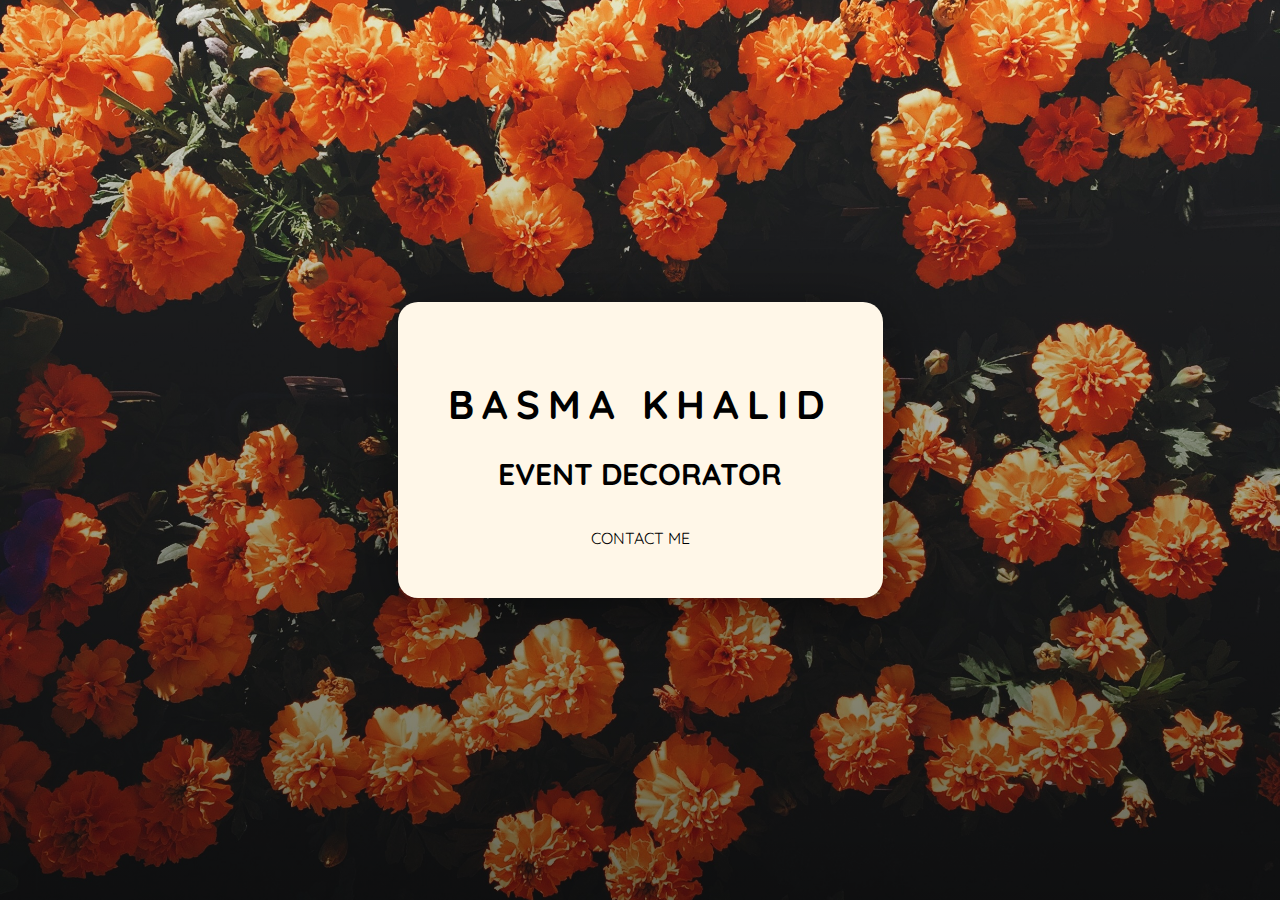
<file: index.html>
<!DOCTYPE html>
<html>
	<head>
	  	<meta charset="utf-8">
  		<meta http-equiv="X-UA-Compatible" content="IE=edge,chrome=1">
  		<meta name="viewport" content="width=device-width, initial-scale=1.0">
  		<meta name="HandheldFriendly" content="True">
  		<meta name="MobileOptimized" content="320">

		<title>Basma Khalid - Event Decor</title>

		<link rel="stylesheet" href="css/master.css">

	</head>

	<body>
		<header>
			<div class="main-content">
				<div class="logo">
					<h1>Basma Khalid</h1>
					<h2>Event Decorator</h2>
				</div>
				<div class="contact-info">
					<a href="mailto:basmakhalid.decor@gmail.com">Contact me</a>
				</div>
			</div>
		</header>

		<footer>

		</footer>
	</body>
</html>
</file>
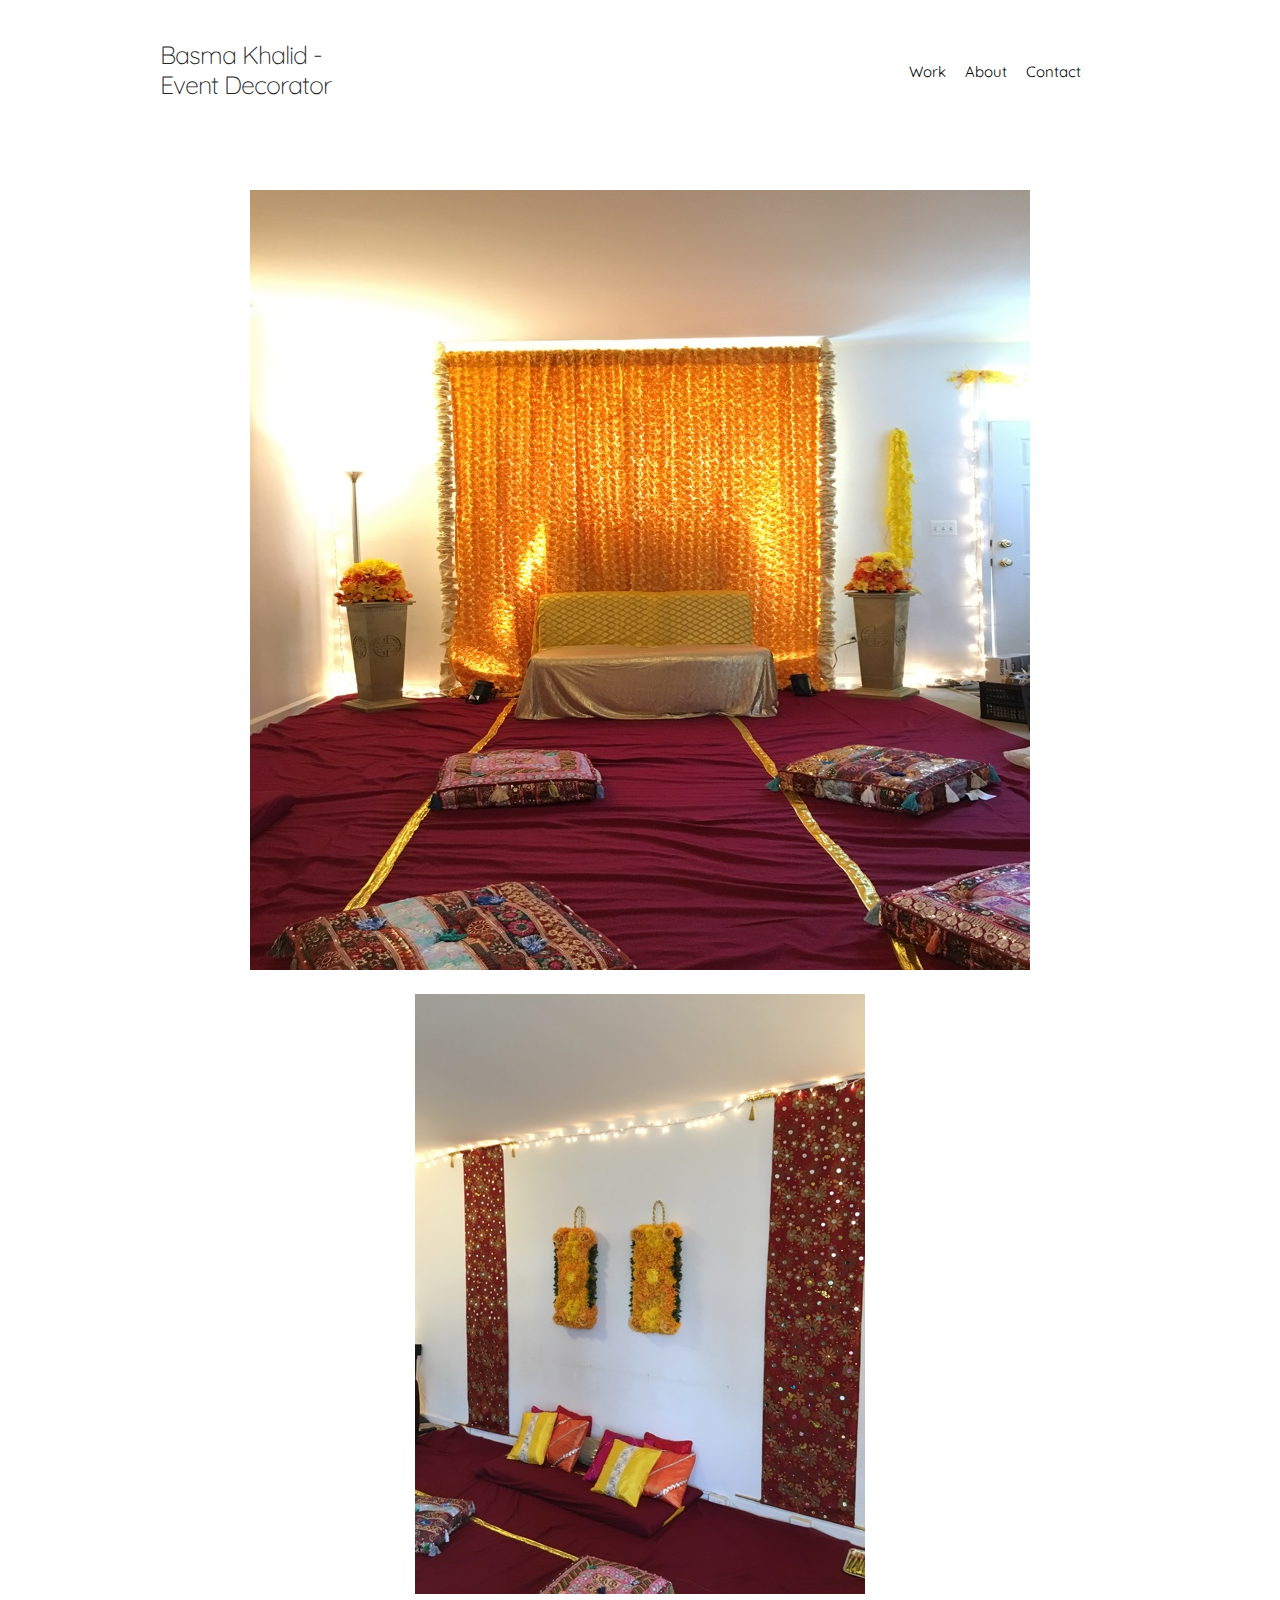
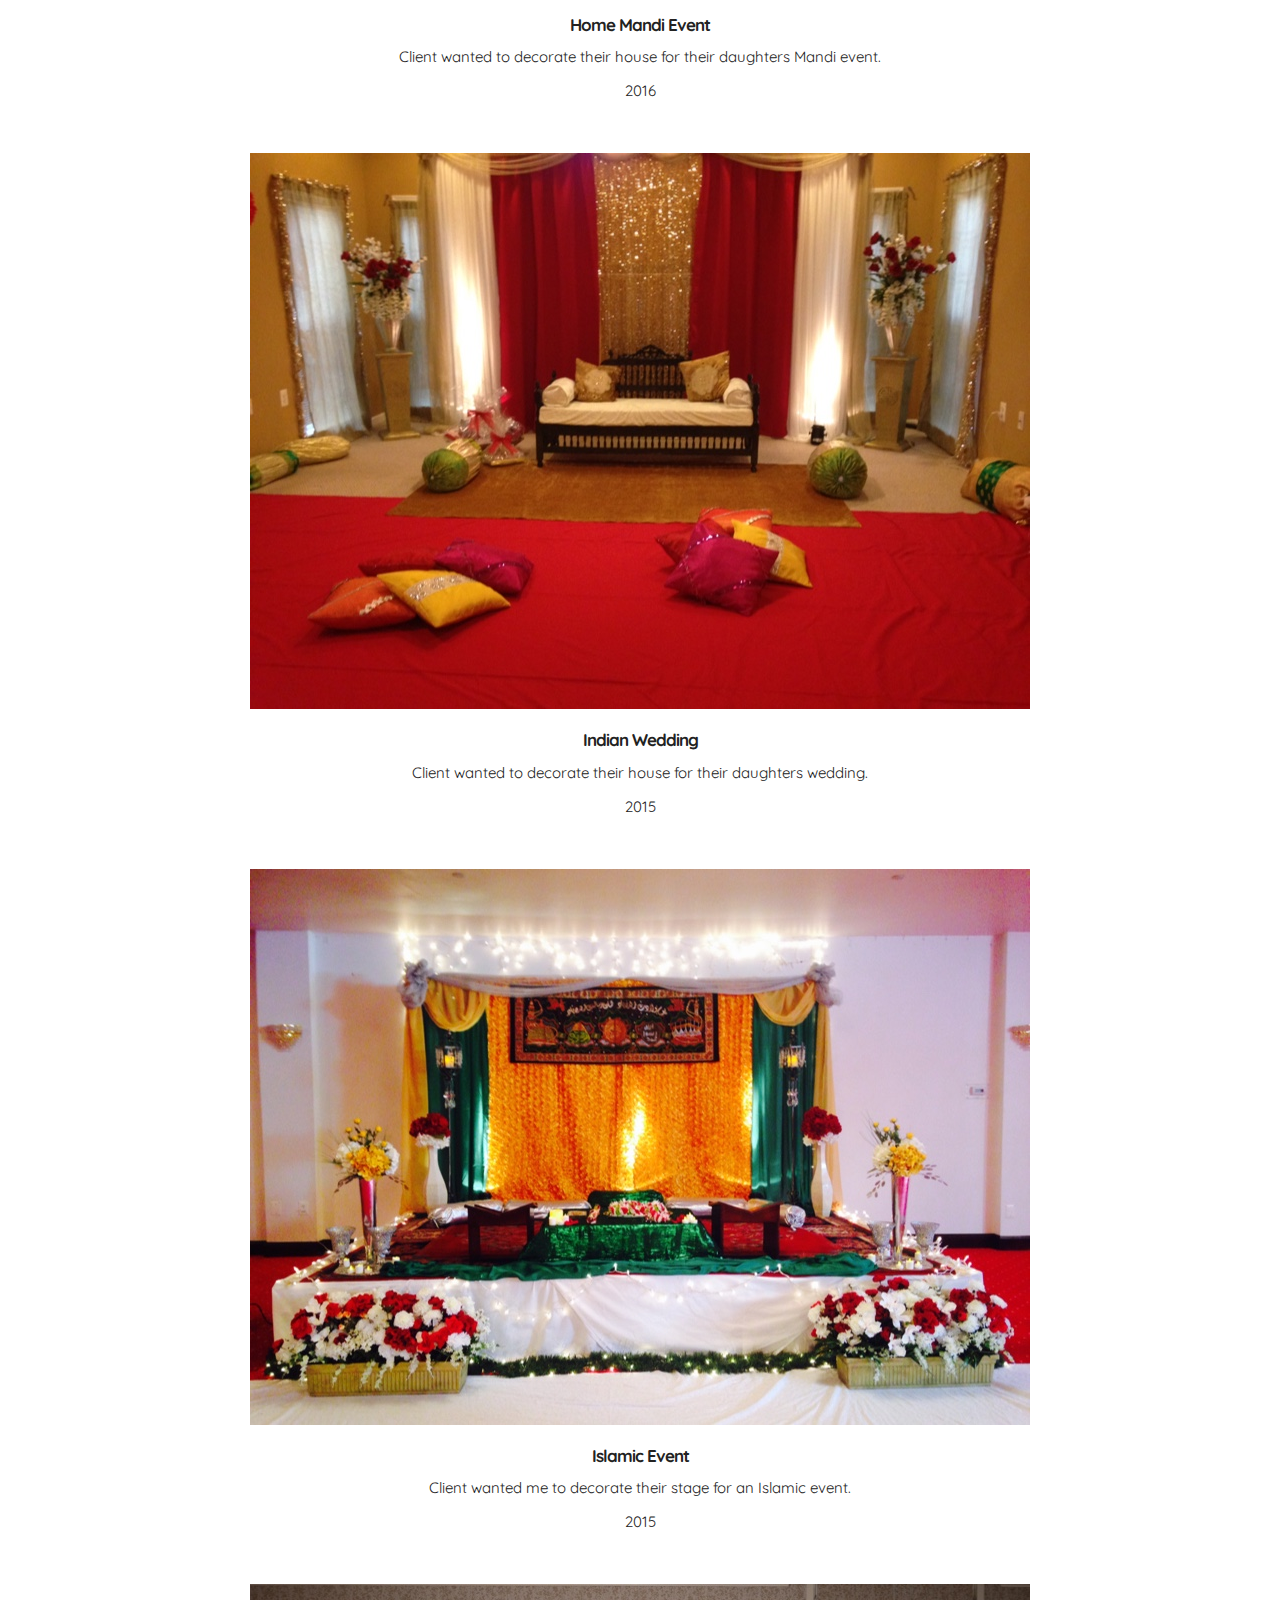
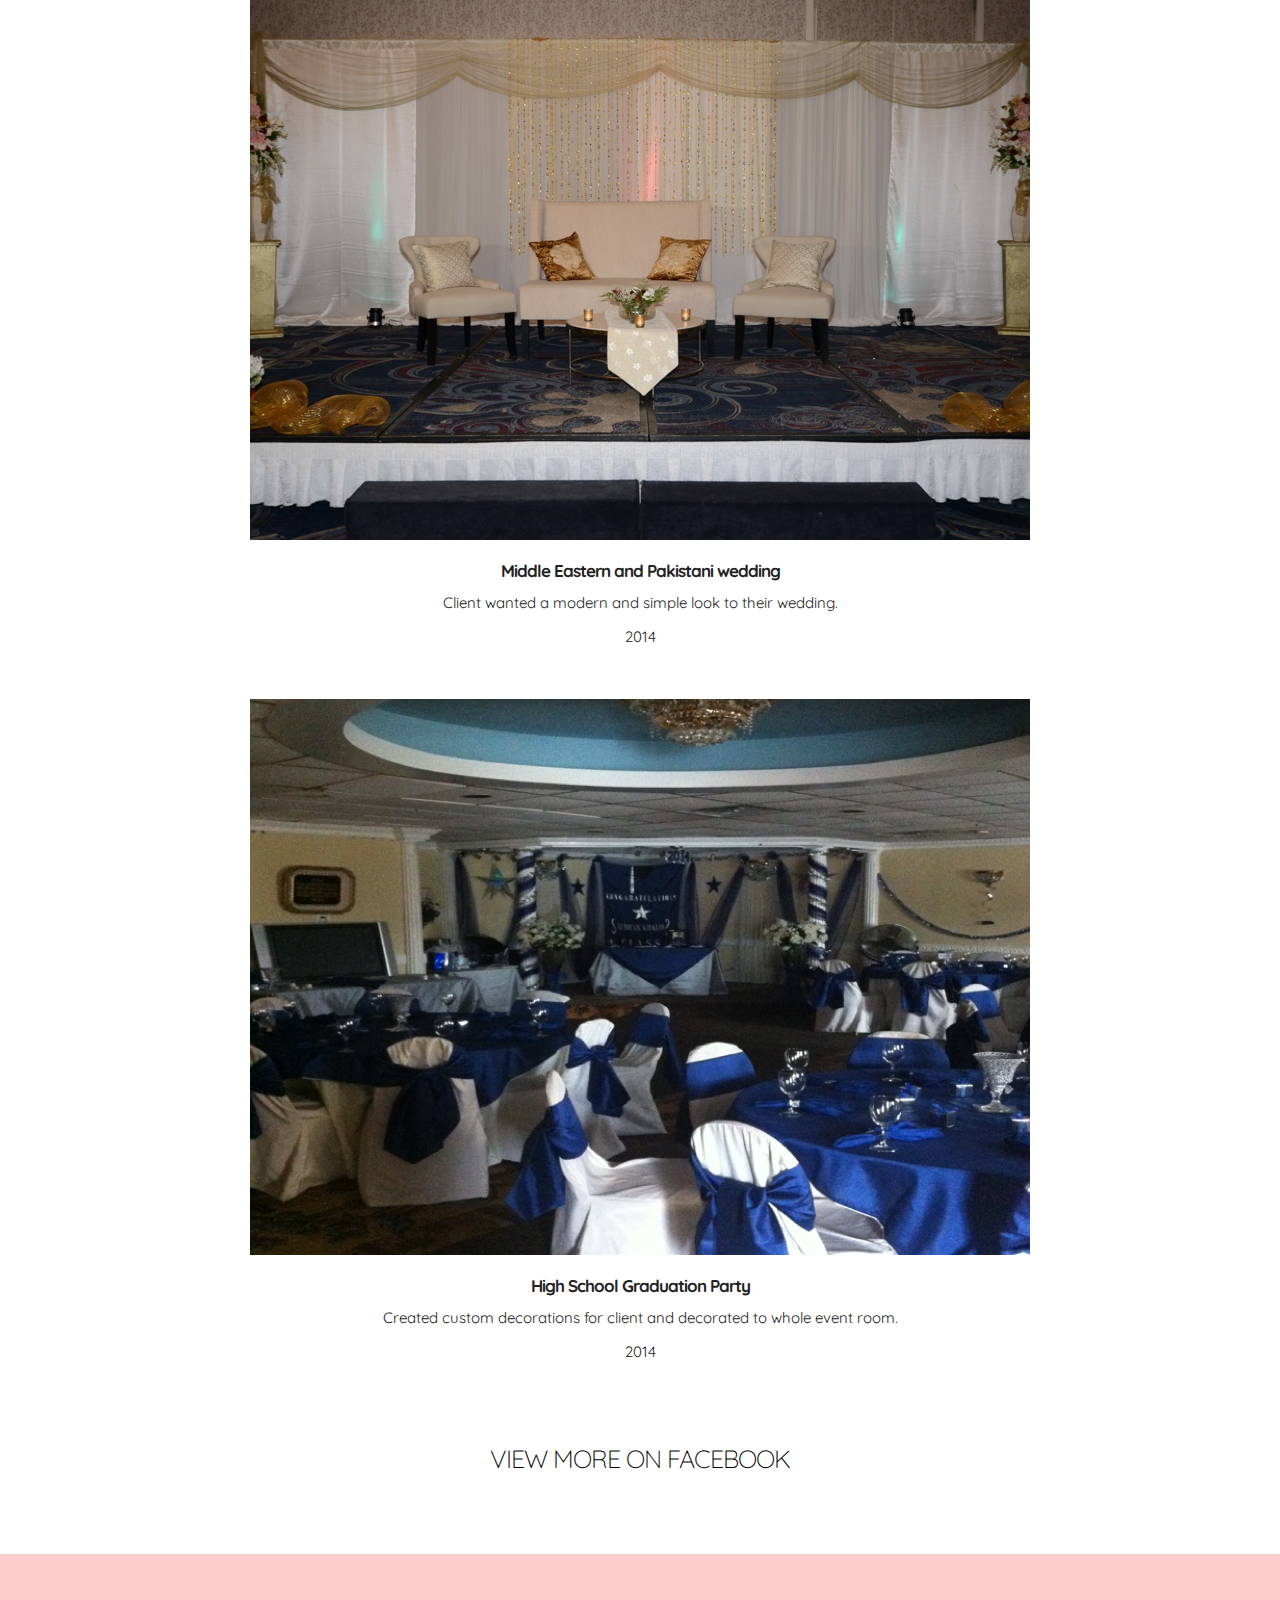
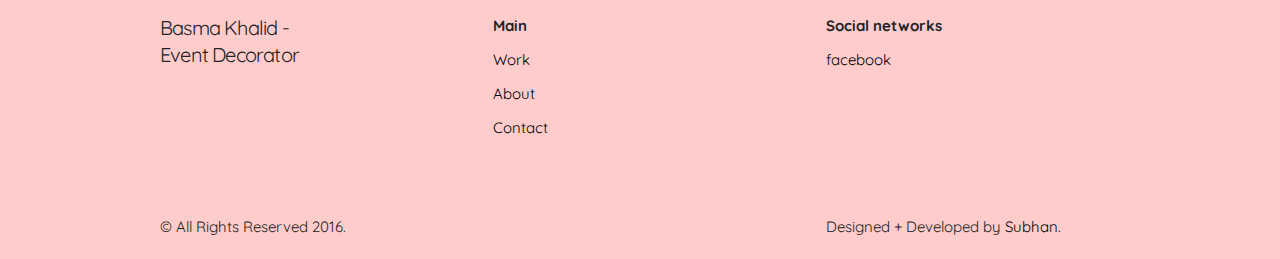
<file: Version1/index.html>
<!DOCTYPE html>
<html>
	<head>
	  	<meta charset="utf-8">
  		<meta http-equiv="X-UA-Compatible" content="IE=edge,chrome=1">
  		<meta name="viewport" content="width=device-width, initial-scale=1.0">
  		<meta name="HandheldFriendly" content="True">
  		<meta name="MobileOptimized" content="320">

		<title>Basma Khalid - Event Decor</title>

		<link rel="stylesheet" href="css/master.css">

	</head>

	<body>
		<header class="container top-header">
			<div class="row">
				<div class="logo nine columns">
					<h1>Basma Khalid - <br/> Event Decorator</h1>
				</div>
				<nav class="three columns">
					<ul>
						<li><a href="index.html">Work</a></li>
						<li><a href="about.html">About</a></li>
						<li><a href="contact.html">Contact</a></li>
					</ul>
				</nav>
			</div>
		</header>

		<div class="container work">

			<div class="work-section ">
				<img src="img/inHomeMandiEvent-1.jpg" alt="Mandi event, House decoration">
				<br/>
				<img src="img/inHomeMandiEvnet-2.jpg" alt="Mandi event, House decoration">
				<h2>Home Mandi Event</h2>
				<p>Client wanted to decorate their house for their daughters Mandi event.</p>
				<p>2016</p>
			</div>

				<div class="work-section ">
					<img src="img/indianWedding.jpg" alt="Indian wedding, House decoration">
					<h2>Indian Wedding</h2>
					<p>Client wanted to decorate their house for their daughters wedding.</p>
					<p>2015</p>
				</div>
				<div class="work-section ">
					<img src="img/islamicEvent.jpg" alt="Islamic Event, Stage setup">
					<h2>Islamic Event</h2>
					<p>Client wanted me to decorate their stage for an Islamic event.</p>
					<p>2015</p>
				</div>
				<div class="work-section ">
					<img src="img/pakistaniWedding.jpg" alt="Middle Eastern and Pakistani wedding, Stage setup">
					<h2>Middle Eastern and Pakistani wedding</h2>
					<p>Client wanted a modern and simple look to their wedding.</p>
					<p>2014</p>
				</div>
				<div class="work-section ">
					<img src="img/highSchoolGraduation.jpg" alt="High School Graduation Party">
					<h2>High School Graduation Party</h2>
					<p>Created custom decorations for client and decorated to whole event room.</p>
					<p>2014</p>
				</div>

				<div class="view-more">
					<h1><a href="https://www.facebook.com/Basma-Khalid-Event-Decorating-1404551666506748/">View more on facebook</a></h1>
				</div>
		</div>

		<footer>
			<div class="container topF">
				<div class="row">
					<div class="logo-footer four columns">
						<h4>Basma Khalid - <br/> Event Decorator</h4>
					</div>
					<div class="main-links four columns">
						<ul>
							<li>Main</li>
							<li><a href="index.html">Work</a></li>
							<li><a href="about.html">About</a></li>
							<li><a href="contact.html">Contact</a></li>
						</ul>
					</div>
					<div class="social four columns">
						<ul>
							<li>Social networks</li>
							<li><a href="https://www.facebook.com/Basma-Khalid-Event-Decorating-1404551666506748/">facebook</a></li>
						</ul>
					</div>
				</div>
			</div>
			<div class="container bottomF">
				<div class="row">
					<div class="copy eight columns">
						<p>&copy; All Rights Reserved 2016.</p>
					</div>
					<div class="developer-designer four columns">
						<p>Designed + Developed by <a href="http://subhannkhalid.com/">Subhan.</a></p>
					</div>
				</div>
			</div>
		</footer>
	</body>
</html>
</file>
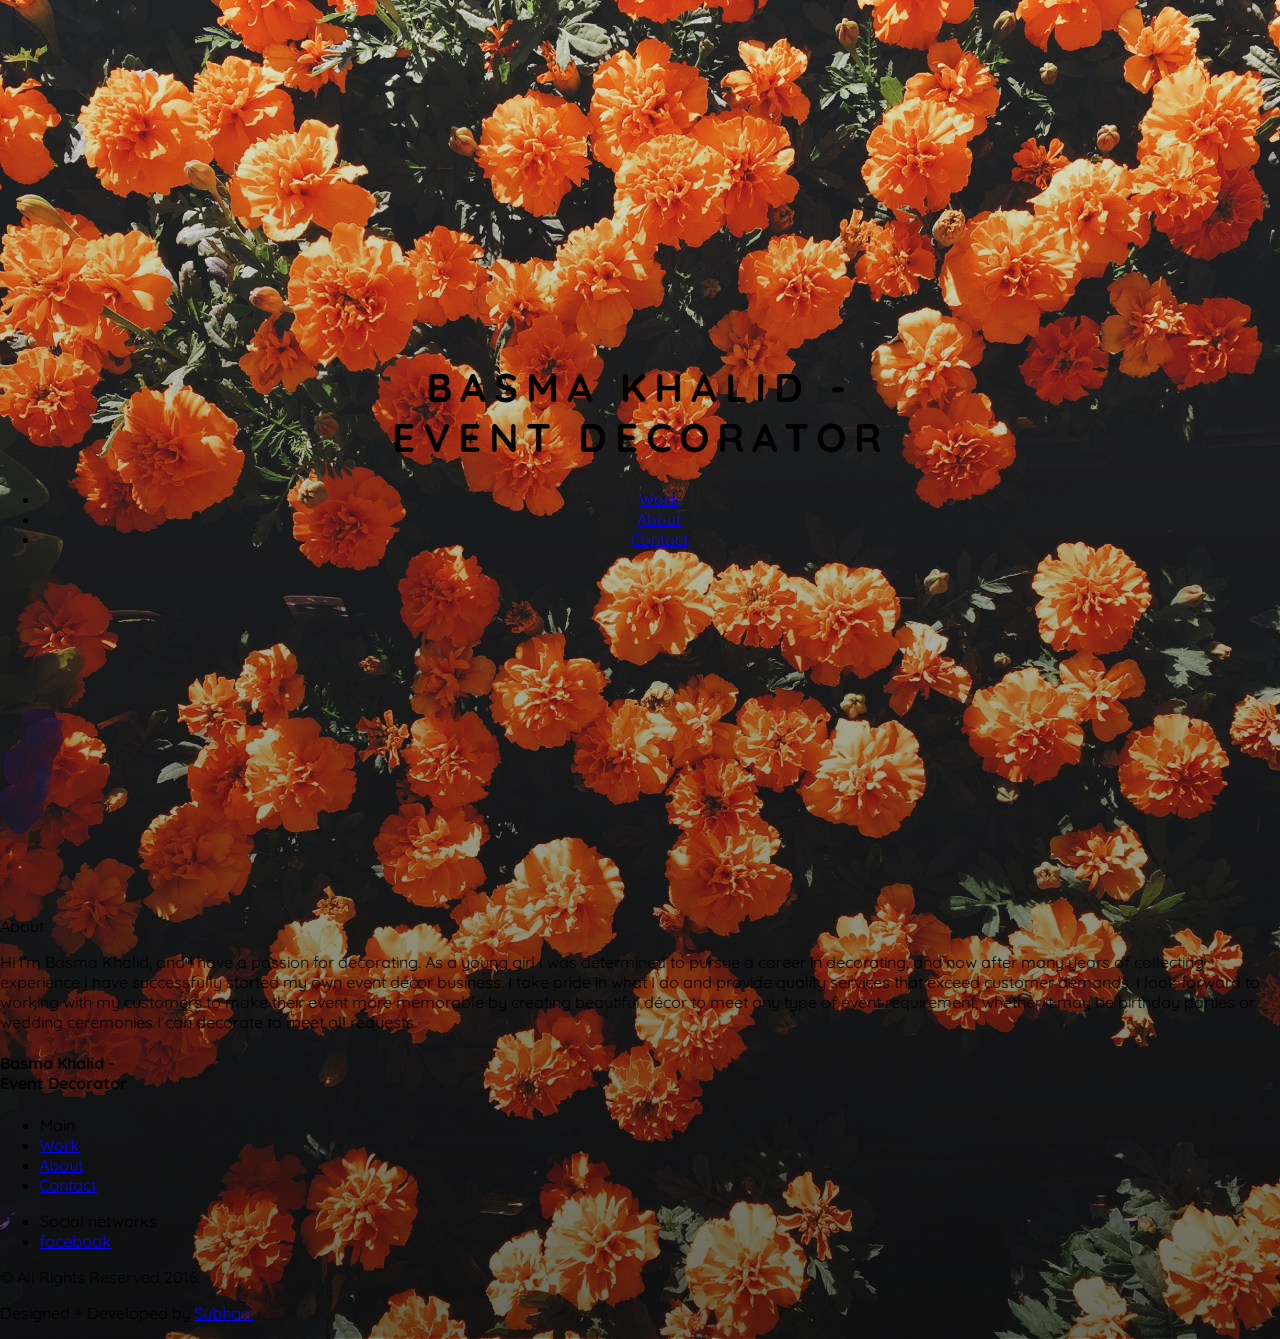
<file: about.html>
<!DOCTYPE html>
<html>
	<head>
	  	<meta charset="utf-8">
  		<meta http-equiv="X-UA-Compatible" content="IE=edge,chrome=1">
  		<meta name="viewport" content="width=device-width, initial-scale=1.0">
  		<meta name="HandheldFriendly" content="True">
  		<meta name="MobileOptimized" content="320">

		<title>Basma Khalid - Event Decor</title>

		<link rel="stylesheet" href="css/master.css">

	</head>

	<body>
		<header class="container top-header">
			<div class="row">
				<div class="logo nine columns">
					<h1>Basma Khalid - <br/> Event Decorator</h1>
				</div>
				<nav class="three columns">
					<ul>
						<li><a href="index.html">Work</a></li>
						<li><a href="about.html">About</a></li>
						<li><a href="contact.html">Contact</a></li>
					</ul>
				</nav>
			</div>
		</header>


		<div class="container about-section">
			<div class="row">
				<div class="about-title six columns">
					<p>About</p>
				</div>
				<div class="about-text six columns">
					<p>Hi I’m Basma Khalid, and I have a passion for decorating. As a young girl I was determined to pursue a career in decorating, and now after many years of collecting experience I have successfully started my own event décor business. I take pride in what I do and provide quality services that exceed customer demands. I look forward to working with my customers to make their event more memorable by creating beautiful décor to meet any type of event requirement, whether it may be birthday parties or wedding ceremonies I can decorate to meet all requests.</p>
				</div>
			</div>
		</div>

		
		<footer>
			<div class="container topF">
				<div class="row">
					<div class="logo-footer four columns">
						<h4>Basma Khalid - <br/> Event Decorator</h4>
					</div>
					<div class="main-links four columns">
						<ul>
							<li>Main</li>
							<li><a href="index.html">Work</a></li>
							<li><a href="about.html">About</a></li>
							<li><a href="contact.html">Contact</a></li>
						</ul>
					</div>	
					<div class="social four columns">
						<ul>
							<li>Social networks</li>
							<li><a href="https://www.facebook.com/Basma-Khalid-Event-Decorating-1404551666506748/">facebook</a></li>
						</ul>
					</div>
				</div>
			</div>
			<div class="container bottomF">
				<div class="row">
					<div class="copy eight columns">
						<p>&copy; All Rights Reserved 2016.</p>
					</div>
					<div class="developer-designer four columns">
						<p>Designed + Developed by <a href="http://subhannkhalid.com/">Subhan.</a></p>
					</div>
				</div>
			</div>
		</footer>
	</body>
</html>
</file>
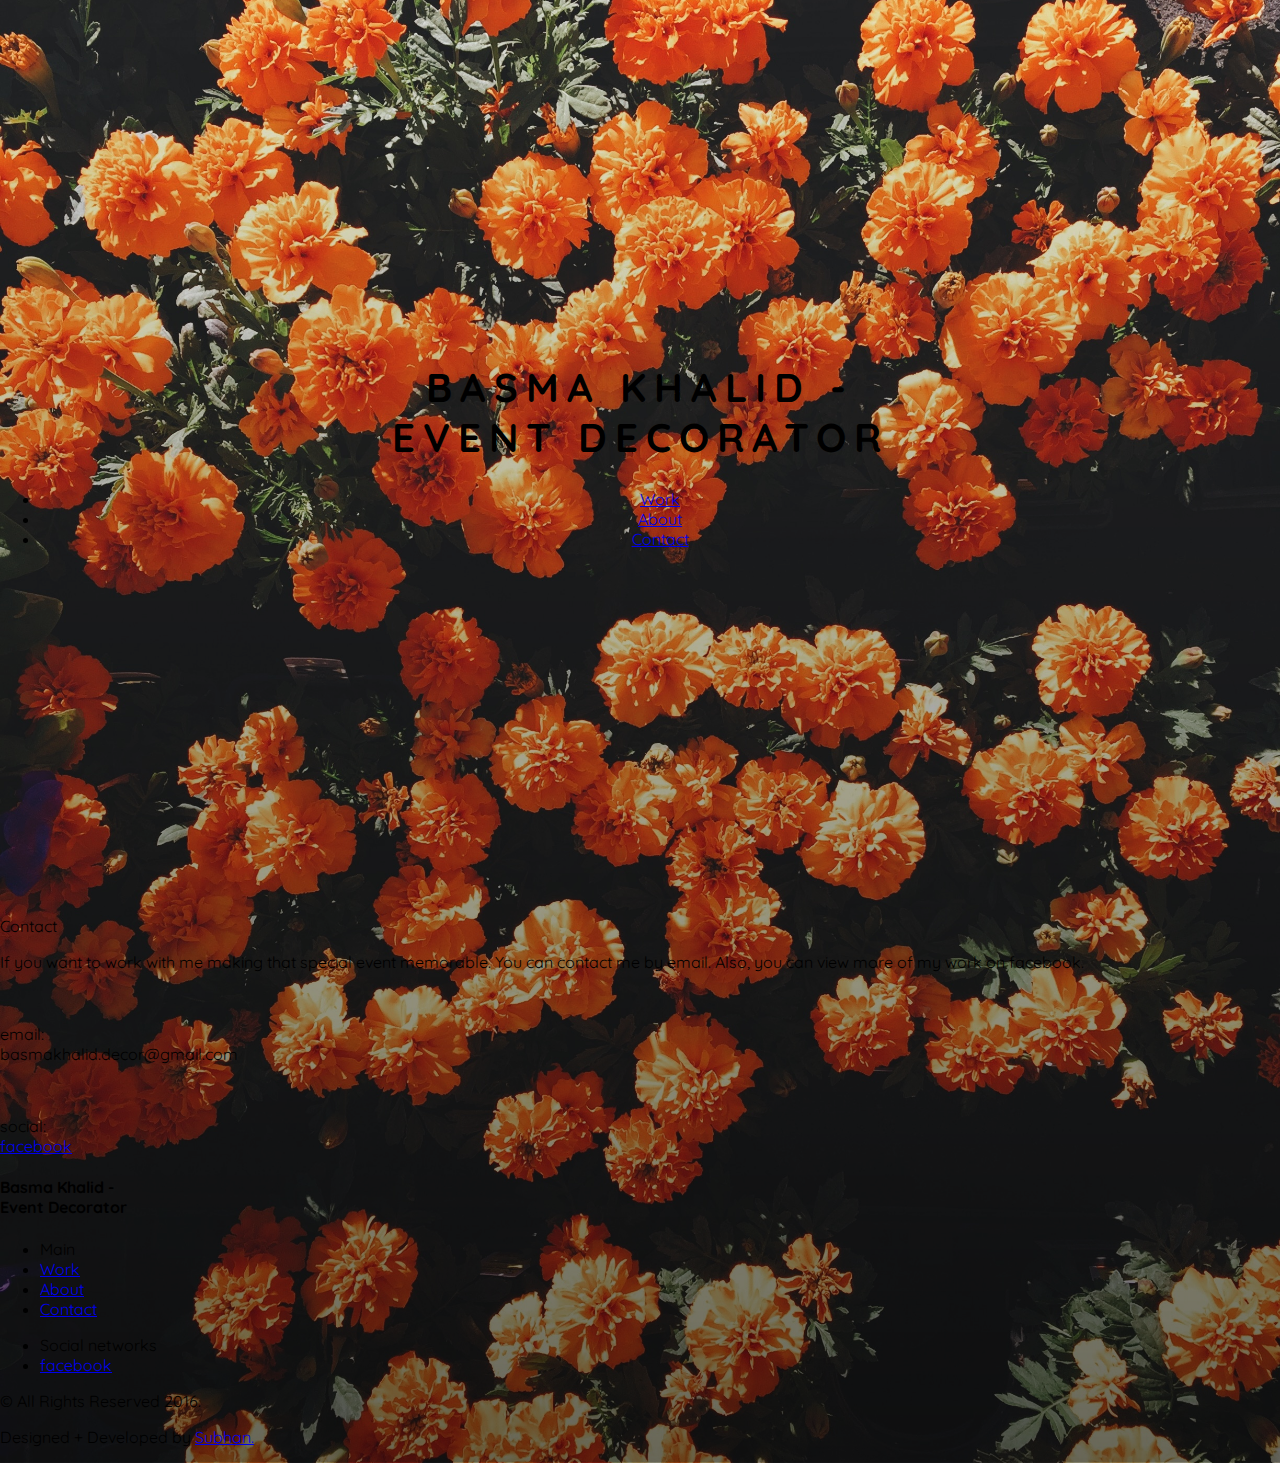
<file: contact.html>
<!DOCTYPE html>
<html>
	<head>
	  	<meta charset="utf-8">
  		<meta http-equiv="X-UA-Compatible" content="IE=edge,chrome=1">
  		<meta name="viewport" content="width=device-width, initial-scale=1.0">
  		<meta name="HandheldFriendly" content="True">
  		<meta name="MobileOptimized" content="320">

		<title>Basma Khalid - Event Decor</title>

		<link rel="stylesheet" href="css/master.css">

	</head>

	<body>
		<header class="container top-header">
			<div class="row">
				<div class="logo nine columns">
					<h1>Basma Khalid - <br/> Event Decorator</h1>
				</div>
				<nav class="three columns">
					<ul>
						<li><a href="index.html">Work</a></li>
						<li><a href="about.html">About</a></li>
						<li><a href="contact.html">Contact</a></li>
					</ul>
				</nav>
			</div>
		</header>


		<div class="container contact-section">
			<div class="row">
				<div class="contact-title six columns">
					<p>Contact</p>
				</div>
				<div class="contact-text six columns">
					<p>If you want to work with me making that special event memorable. You can contact me by email. Also, you can view more of my work on facebook.</p>
					<br/>
					<p class="email"><span>email:</span><br/>
					basmakhalid.decor@gmail.com</p>

					<br/>
					<p class="email"><span>social:</span><br/>
					<a href="https://www.facebook.com/Basma-Khalid-Event-Decorating-1404551666506748/">facebook</a></p>
				</div>
			</div>
		</div>

		
		<footer>
			<div class="container topF">
				<div class="row">
					<div class="logo-footer four columns">
						<h4>Basma Khalid - <br/> Event Decorator</h4>
					</div>
					<div class="main-links four columns">
						<ul>
							<li>Main</li>
							<li><a href="index.html">Work</a></li>
							<li><a href="about.html">About</a></li>
							<li><a href="contact.html">Contact</a></li>
						</ul>
					</div>	
					<div class="social four columns">
						<ul>
							<li>Social networks</li>
							<li><a href="https://www.facebook.com/Basma-Khalid-Event-Decorating-1404551666506748/">facebook</a></li>
						</ul>
					</div>
				</div>
			</div>
			<div class="container bottomF">
				<div class="row">
					<div class="copy eight columns">
						<p>&copy; All Rights Reserved 2016.</p>
					</div>
					<div class="developer-designer four columns">
						<p>Designed + Developed by <a href="http://subhannkhalid.com/">Subhan.</a></p>
					</div>
				</div>
			</div>
		</footer>
	</body>
</html>
</file>
<file: css/master.css>
/* css reset with Normalize and skeleton used for grid system */
@import url(normalize.css);


/* FONT -- Quicksand light, Normal, Bold */
@import url(https://fonts.googleapis.com/css?family=Quicksand:400,300,700);

body {
	font-family: 'Quicksand', sans-serif;
	background:
	/* top, transparent red, faked with gradient */
	linear-gradient(
		rgba(255, 255, 255, 0),
		rgba(0, 0, 0, 0.55)
	),
	/* bottom, image */
	url(../img/background.jpg);
	background-position: center;
	background-size: cover;
}

header {
	height: 100vh;
	display: flex;
	flex-direction: column;
	justify-content: center;
	text-align: center;
}

.main-content {
		align-self: center;
		background-color: #FFF7E8;
		border-radius: 20px;
		padding: 50px;
		margin: 50px;
		-webkit-box-shadow: 3px 11px 59px 0px rgba(0,0,0,0.48);
	-moz-box-shadow: 3px 11px 59px 0px rgba(0,0,0,0.48);
	box-shadow: 3px 11px 59px 0px rgba(0,0,0,0.48);
}

.logo {
	align-self: auto;
	margin-bottom: 0px;
	text-transform: uppercase;
}

.logo h1 {
	font-size: 40px;
	letter-spacing: 8px;
}

.logo h2 {
	font-size: 30px;
}

.contact-info {
	align-self: auto;
	margin-top: 0px;
	padding-top: 10px;
	text-transform: uppercase;
}

.contact-info a {
	text-decoration: none;
	color: black;
}

.contact-info a:hover {
	color: #FF5933;
	border-bottom: 1px solid #FF5933;
	padding-bottom: 5px;
}




@media only screen and (max-device-width: 480px) {


}
</file>
<file: Version1/css/master.css>
/* css reset with Normalize and skeleton used for grid system */
@import url(normalize.css);
@import url(skeleton.css);

/* FONT -- Quicksand light, Normal, Bold */
@import url(https://fonts.googleapis.com/css?family=Quicksand:400,300,700);

body {
	font-family: 'Quicksand', sans-serif;
}

.top-header {
	margin-top: 40px;
}

.work {
	margin-top: 70px;
}

.work-section {
	margin-top: 50px;
}


nav {
	margin-top: 20px;
}

nav ul li {
	display: inline-block;
	margin-right: 15px;
}

nav ul li a {
	font-weight: 400;
	text-decoration: none;
	color: black;
}

nav ul li a:hover {
	color: inherit;
	border-bottom: 2px solid black;
	padding-bottom: 5px;
}

h1 {
	font-size: 25px;
}

h2 {
	font-size: 17px;
	font-weight: 700;
	margin-bottom: 10px;
	margin-top: 20px;
}
p {
	font-weight: 400;
	margin-bottom: 10px;
}

.about-section, .contact-section {
	line-height: 26px;
	margin-top: 100px;
	margin-bottom: 100px;
}


.email a {
	color: black;
	text-decoration: none;
}

.email a:hover {
	text-decoration: underline;
}

span {
	font-size: 14px;
}

footer {
	background-color: #FFCCCC;
	padding: 10px;
}

footer ul li {
	list-style: none;
}

footer ul li:first-child {
	font-weight: 700;
}

footer ul li a {
	text-decoration: none;
	color: black;
}

.logo-footer h4 {
	font-size: 20px;
	font-weight: 400;
}

.topF {
	margin-top: 50px;
}

.bottomF {
	margin-top: 50px;
}

.work-section {
	text-align: center;
}

img {
	/*width: 780px;
	height: 556px;*/
	display: block;
	margin-left: auto;
	margin-right: auto;
}

.view-more	{
	text-align: center;
	margin-top: 80px;
	margin-bottom: 80px;
}

.view-more a {
	text-decoration: none;
	color: black;
	text-transform: uppercase;
}

.view-more a:hover {
	border-bottom: 2px solid black;
	padding-bottom: 5px;
}

.developer-designer a {
	text-decoration: none;
	color: black;
}

.developer-designer a:hover {
	text-decoration: underline;
}


@media only screen and (max-device-width: 480px) {

	.work {
		margin-top: 20px;
	}

	img {
		width: 300px;
		height: 300px;
		display: block;
		margin-left: auto;
		margin-right: auto;
	}

}
</file>
